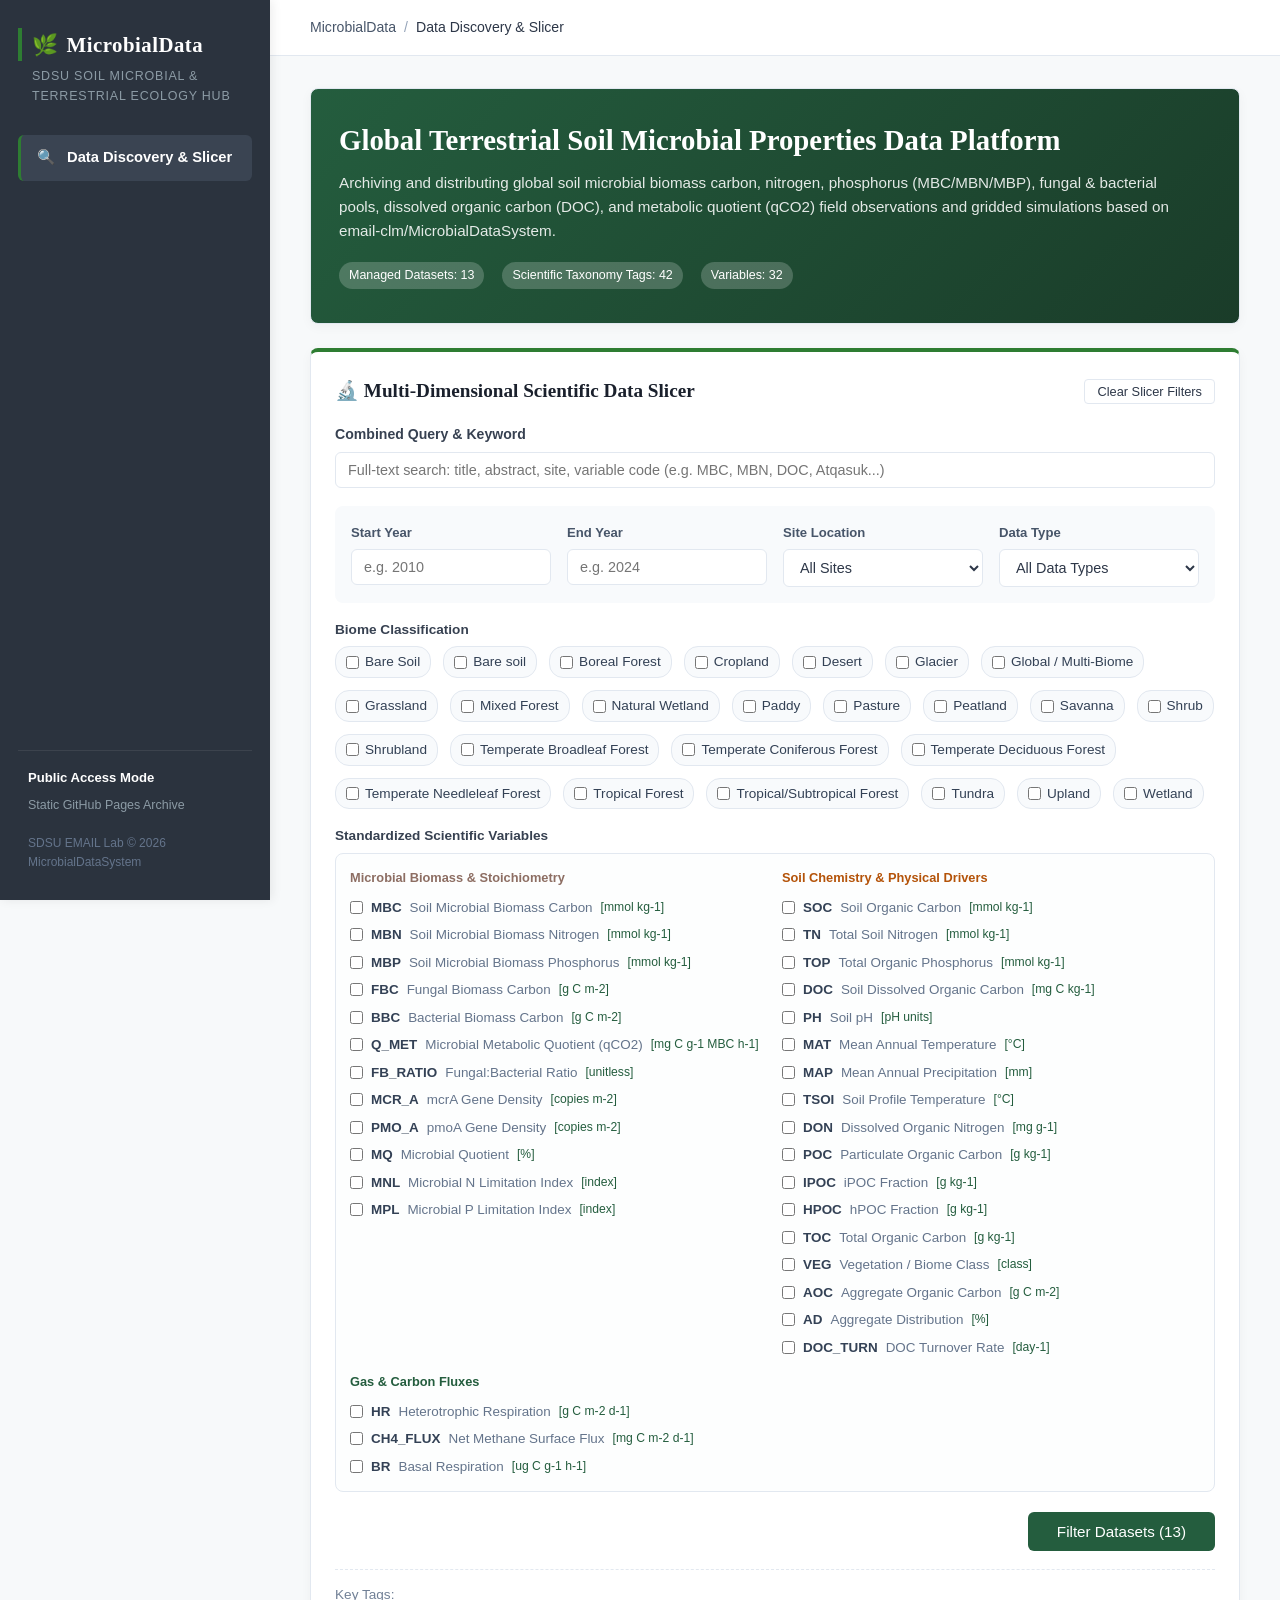
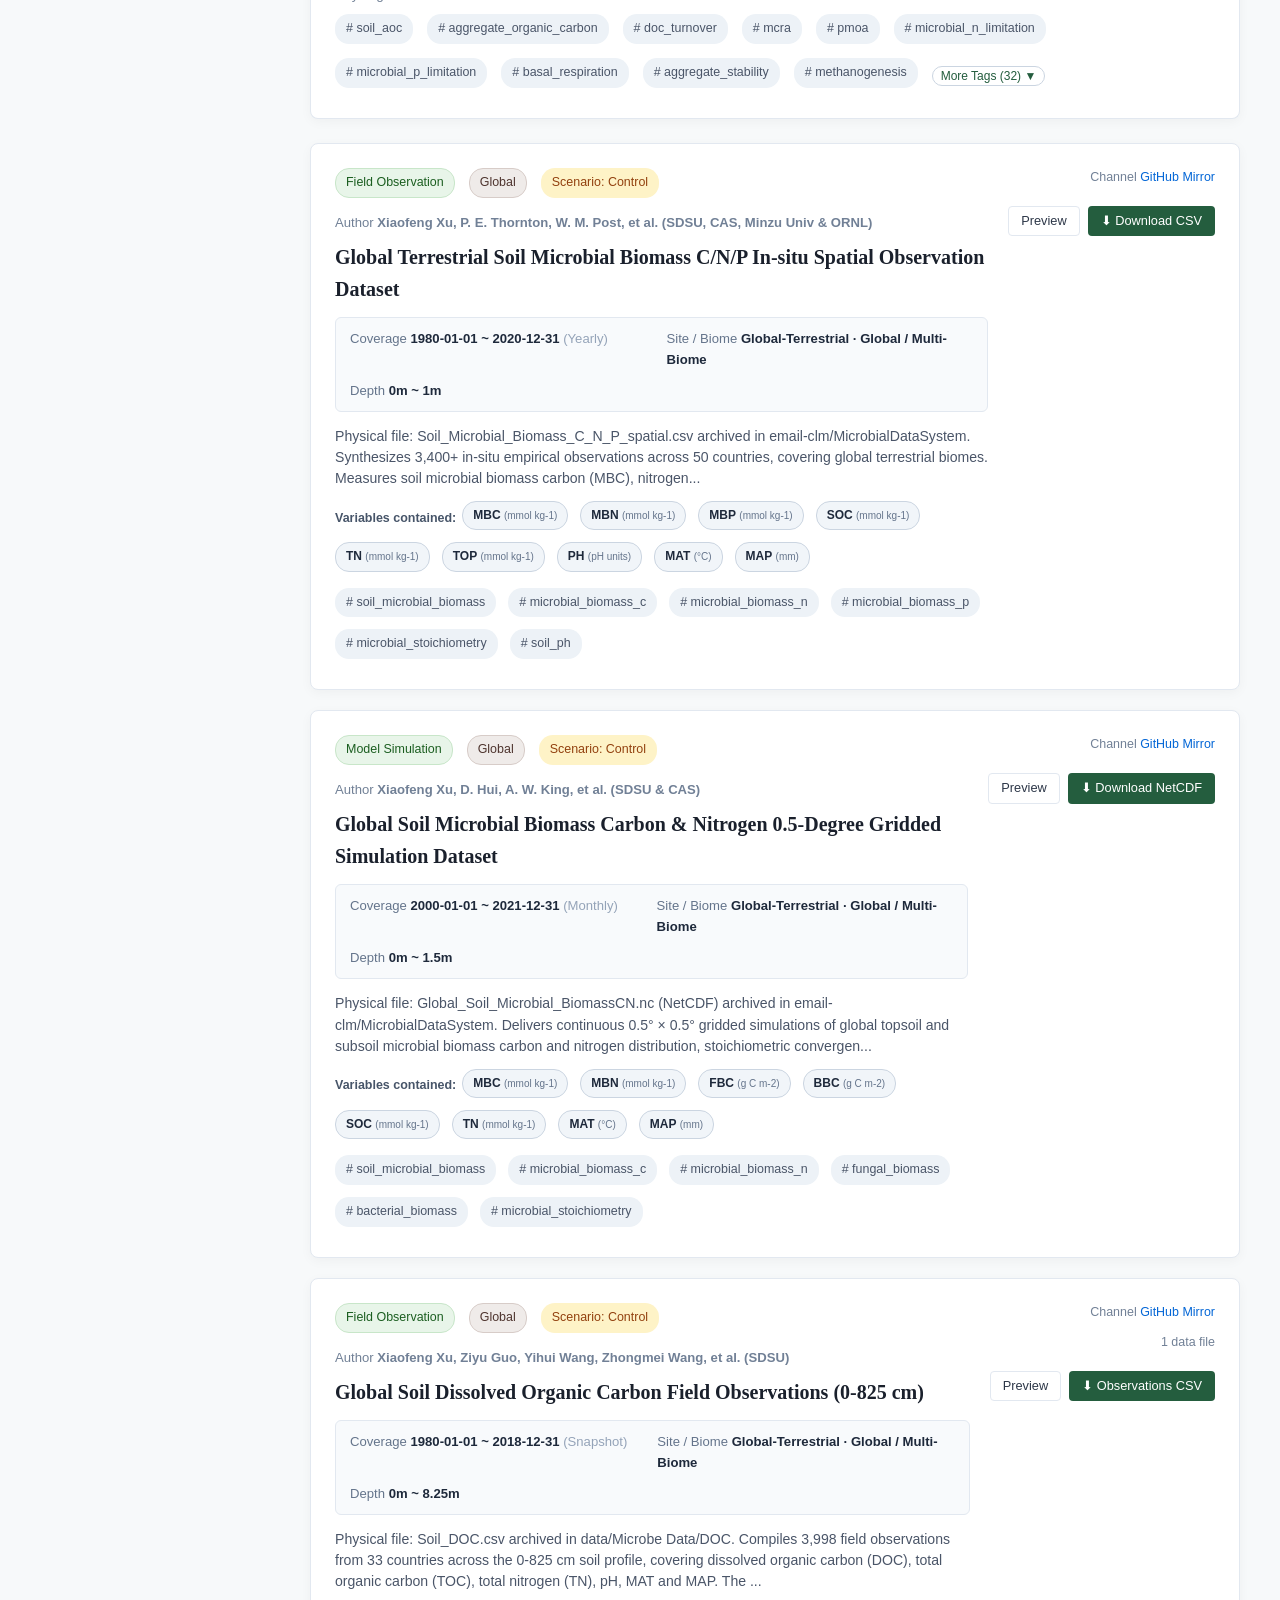
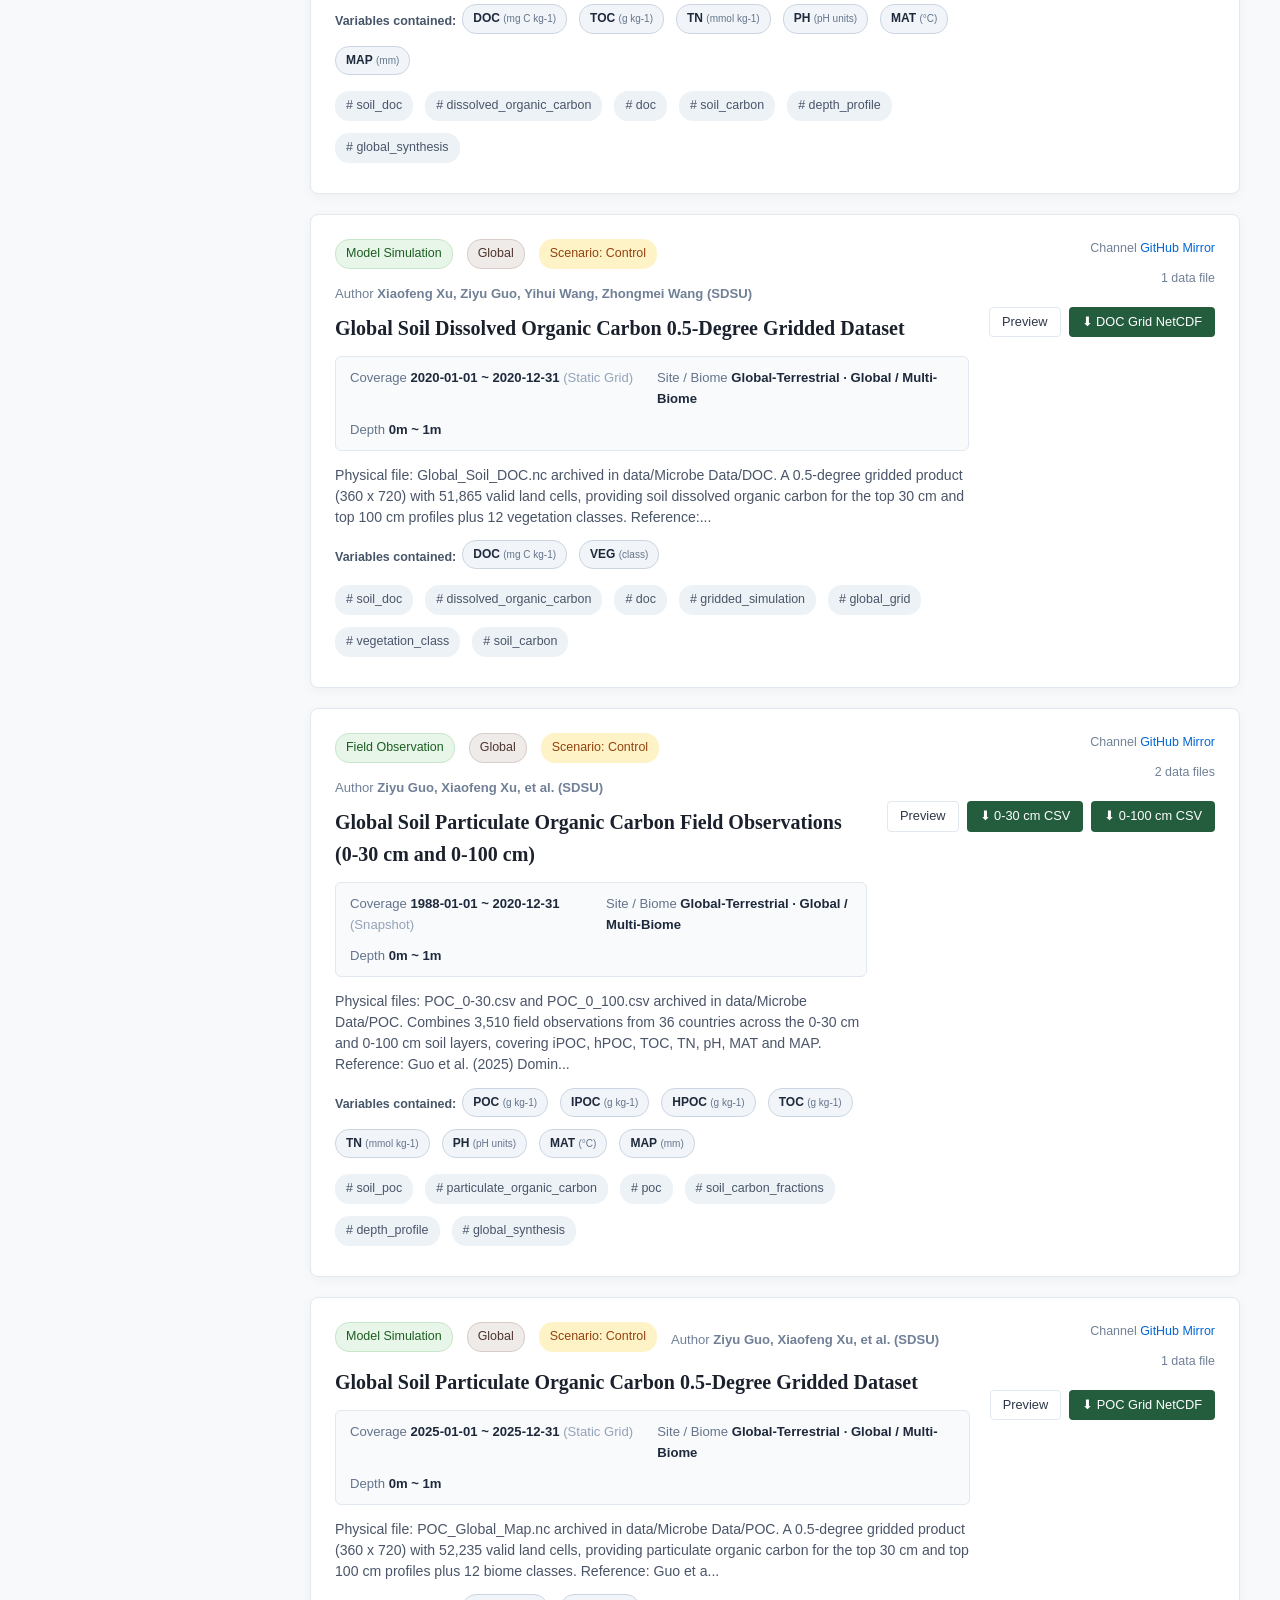
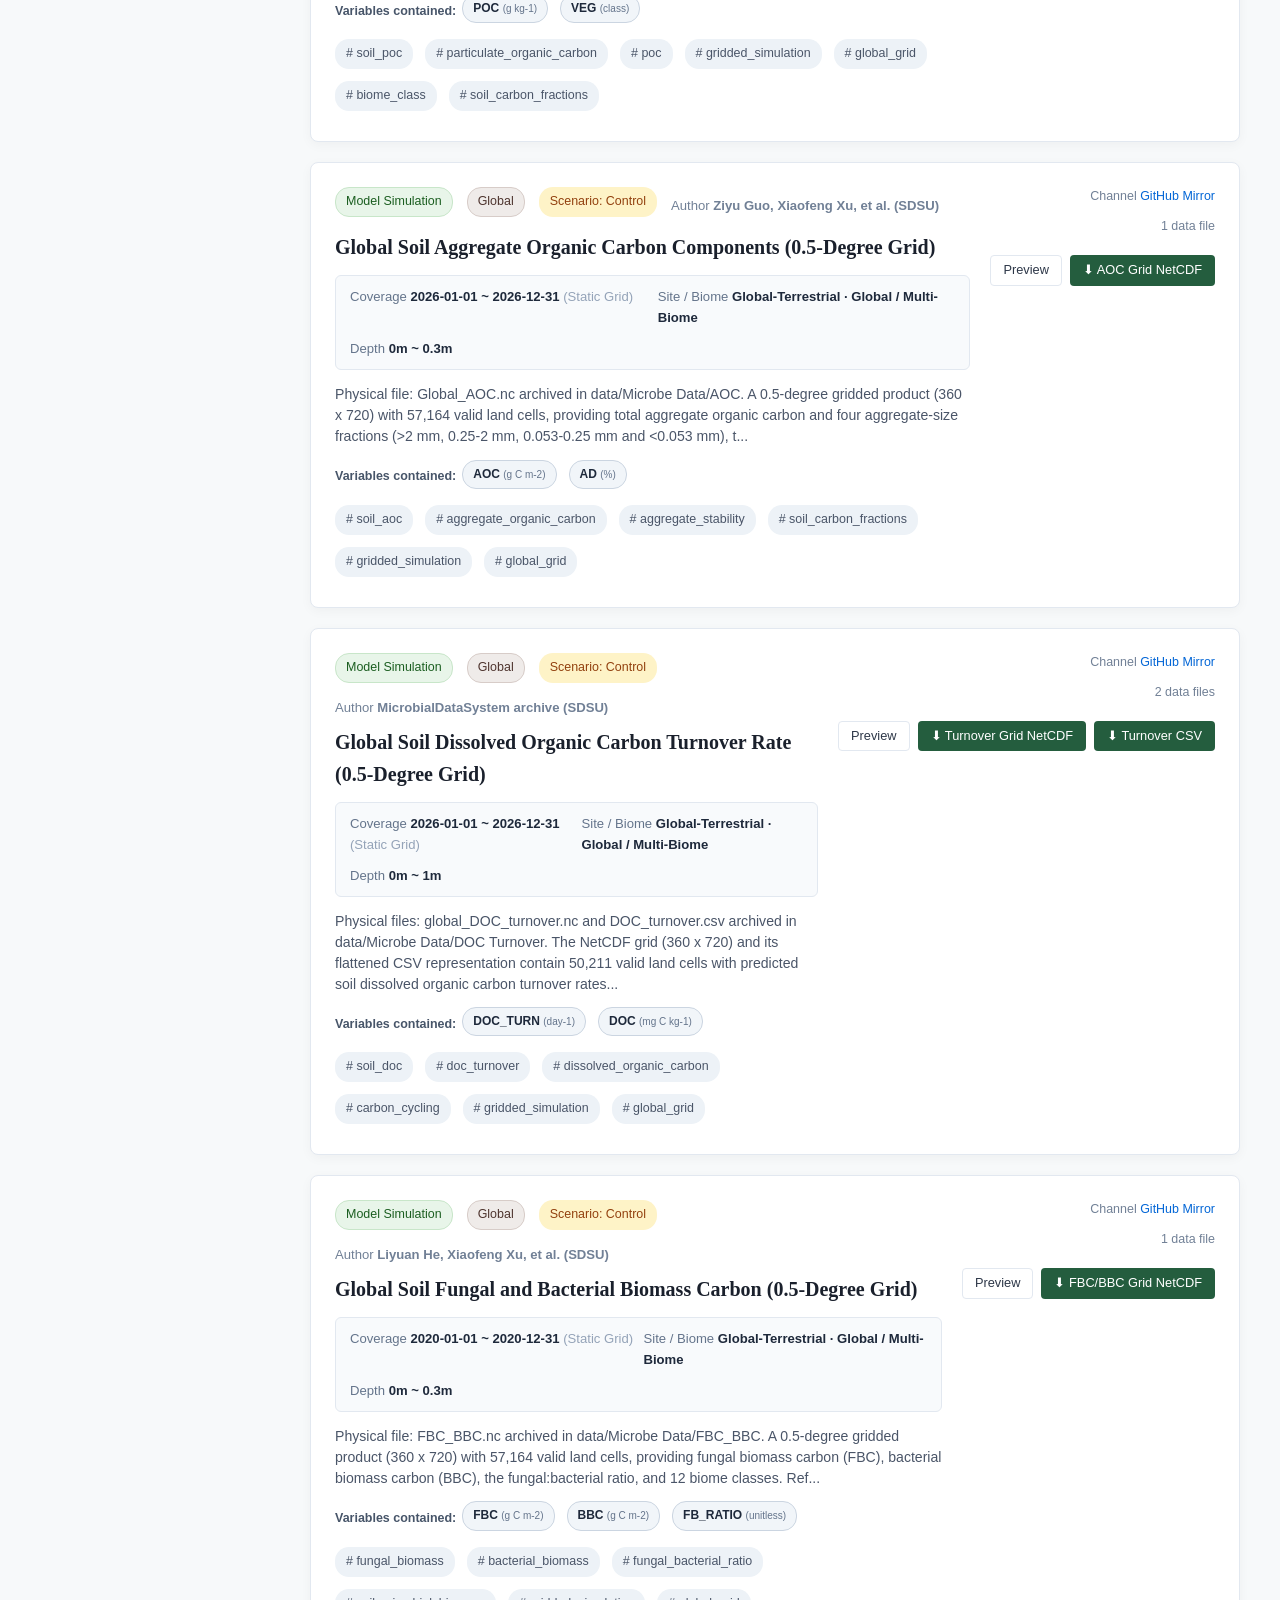
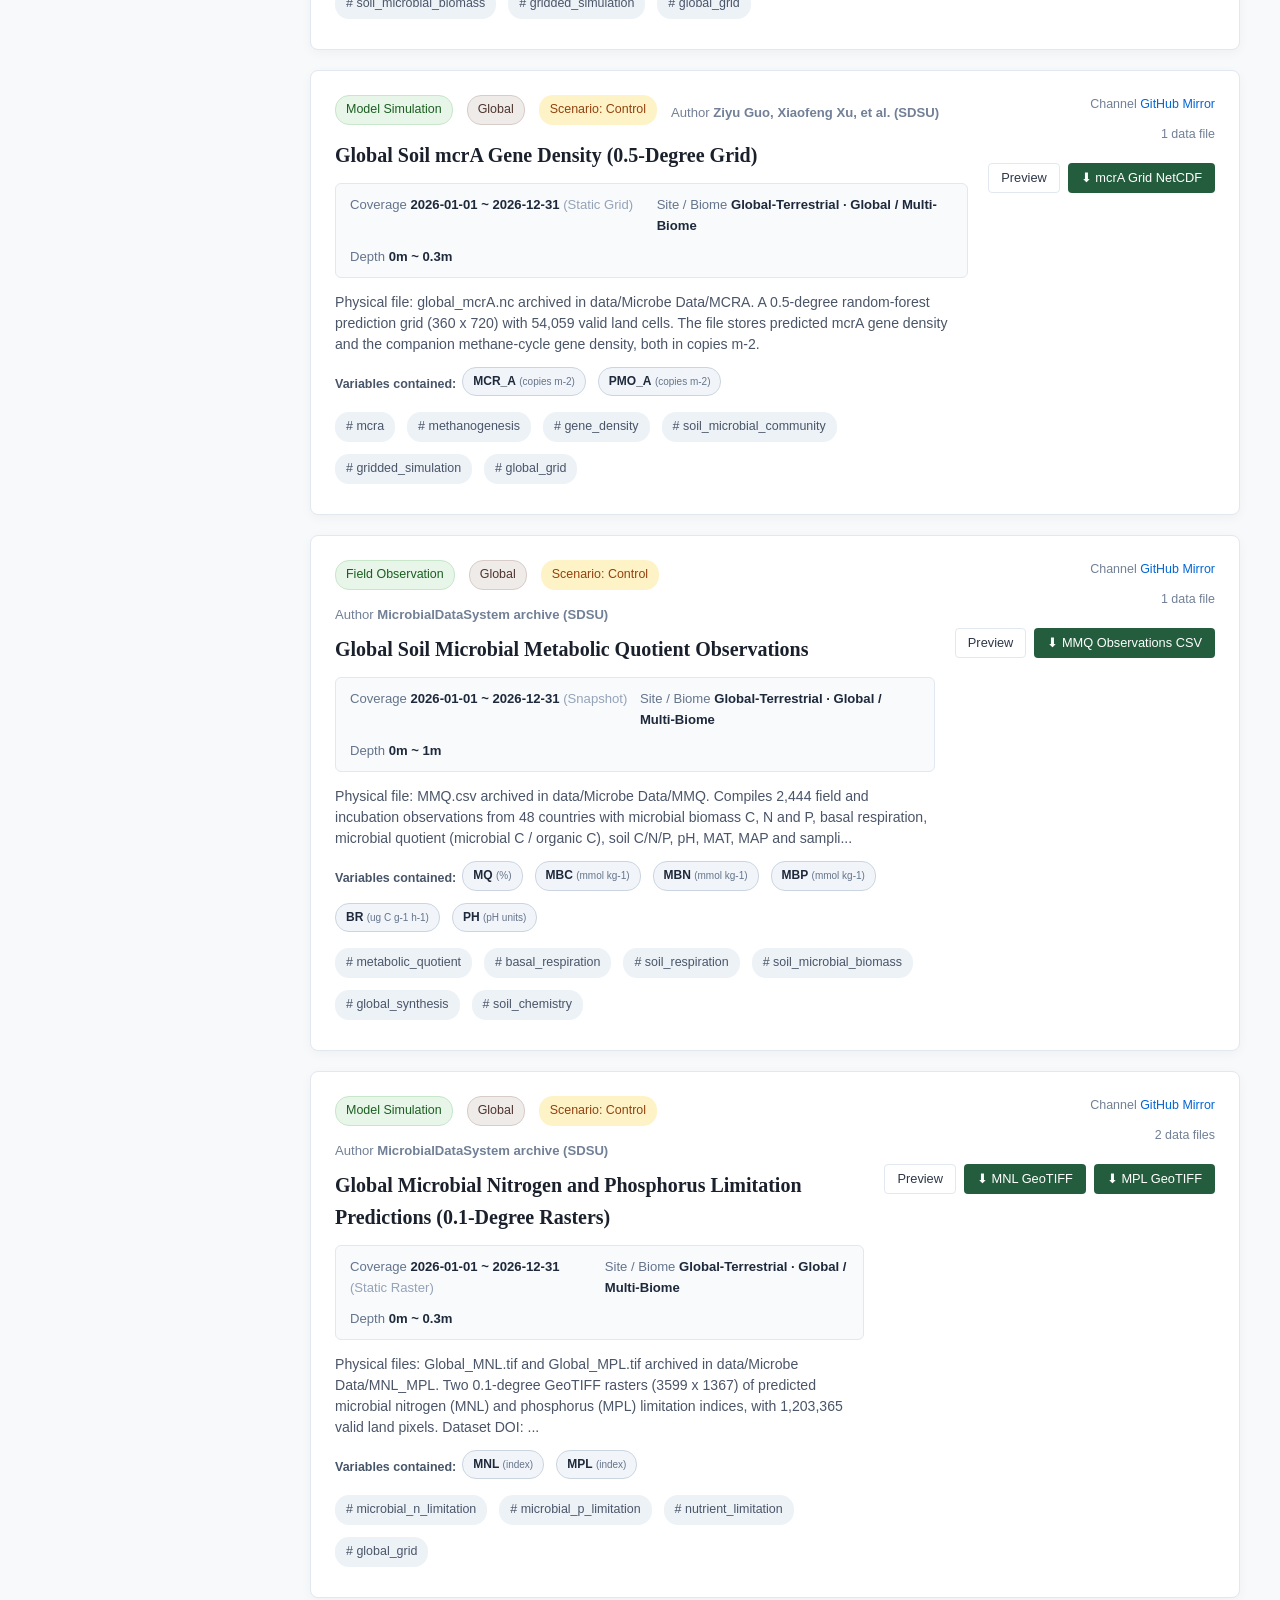
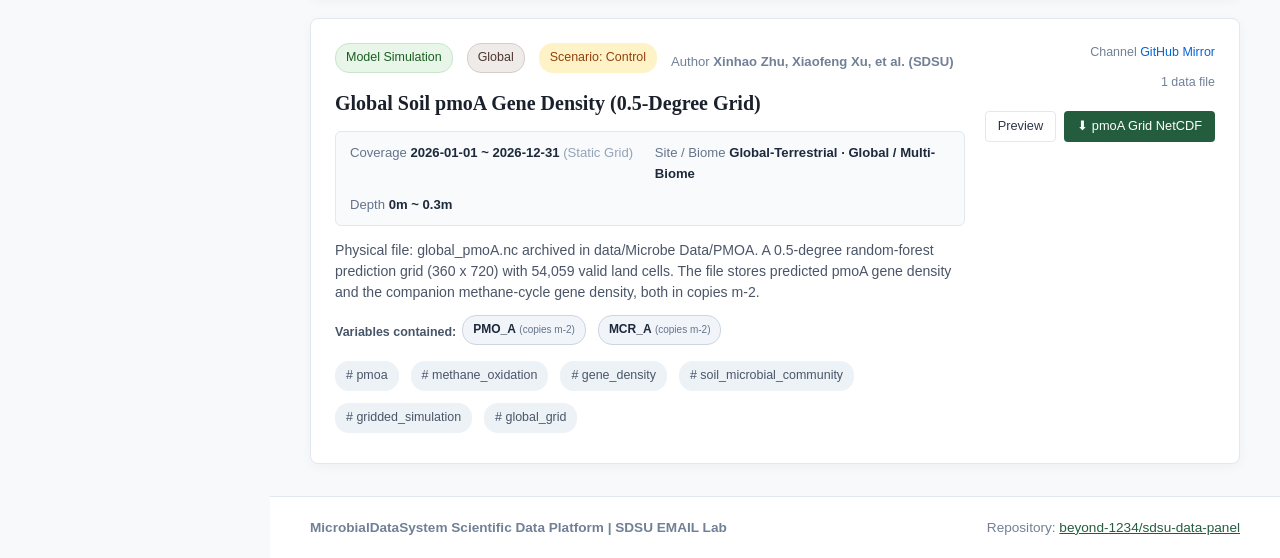
<file: docs/index.html>
<!DOCTYPE html>
<html lang="en">
<head>
    <meta charset="UTF-8">
    <meta name="viewport" content="width=device-width, initial-scale=1.0">
    <title>Global Soil Microbial Data System (MicrobialDataSystem)</title>
    <link rel="icon" type="image/svg+xml" href="favicon.svg">
    <link id="appStyles" rel="stylesheet" href="assets/css/style.css">
    <script>
        /* Access timestamp used to bust stale browser/CDN caches for first-party assets. */
        (function () {
            var accessTs = Date.now();
            window.__ACCESS_TS__ = accessTs;
            var styles = document.getElementById('appStyles');
            if (styles) styles.href = 'assets/css/style.css?t=' + accessTs;
        })();
    </script>
    <script src="assets/js/echarts.min.js"></script>
    <style>
        .page-view { display: none; }
        .page-view.active { display: block; }
        .interactive-link { cursor: pointer; }
    </style>
</head>
<body>
    <!-- Sidebar -->
    <aside class="sidebar">
        <div class="brand">
            <span>🌿</span> MicrobialData
        </div>
        <div class="sub-brand">SDSU Soil Microbial & Terrestrial Ecology Hub</div>
        
        <ul class="sidebar-nav">
            <li>
                <a href="#/" id="navOverview" class="active">
                    <span>🔍</span> Data Discovery & Slicer
                </a>
            </li>
        </ul>

        <div class="sidebar-footer">
            <div style="font-weight: 600; color: #fff;">Public Access Mode</div>
            <div style="font-size: 0.78rem;">Static GitHub Pages Archive</div>
            <div style="margin-top: 10px; font-size: 0.75rem; color: #64748b;">
                SDSU EMAIL Lab © 2026<br>
                MicrobialDataSystem
            </div>
        </div>
    </aside>

    <!-- Main Content Area -->
    <div class="main-wrapper">
        <header class="top-header">
            <div class="breadcrumbs" id="headerBreadcrumbs">
                <a href="#/" style="color: inherit; text-decoration: none; font-weight: 500;">MicrobialData</a>
                <span style="color: #94a3b8; margin: 0 2px;">/</span>
                <span id="breadcrumbCurrent">Data Discovery & Slicer</span>
            </div>
        </header>

        <main class="content-area">
            <!-- 1. VIEW: Home & Slicer -->
            <div id="viewHome" class="page-view active">
                <div class="card" style="background: linear-gradient(135deg, #245d3e 0%, #1a3c29 100%); color: #fff; padding: 28px;">
                    <h1 style="font-family: var(--font-serif); font-size: 1.8rem; margin-bottom: 8px;">Global Terrestrial Soil Microbial Properties Data Platform</h1>
                    <p style="opacity: 0.88; font-size: 0.95rem; max-width: 860px; line-height: 1.6;">
                        Archiving and distributing global soil microbial biomass carbon, nitrogen, phosphorus (MBC/MBN/MBP), fungal & bacterial pools, dissolved organic carbon (DOC), and metabolic quotient (qCO2) field observations and gridded simulations based on email-clm/MicrobialDataSystem.
                    </p>
                    <div style="margin-top: 18px; display: flex; gap: 12px; flex-wrap: wrap;">
                        <span class="badge" id="statBadgeDatasets" style="background: rgba(255,255,255,0.2); color: #fff; border: none;">Managed Datasets: 2</span>
                        <span class="badge" id="statBadgeKeywords" style="background: rgba(255,255,255,0.2); color: #fff; border: none;">Scientific Taxonomy Tags: 15</span>
                        <span class="badge" id="statBadgeVariables" style="background: rgba(255,255,255,0.2); color: #fff; border: none;">Variables: 16</span>
                    </div>
                </div>

                <!-- Multi-dimensional Scientific Data Slicer Panel -->
                <div class="card" style="border-top: 4px solid var(--primary-light);">
                    <div class="card-title">
                        <span>🔬 Multi-Dimensional Scientific Data Slicer</span>
                        <button type="button" onclick="resetFilters()" class="btn btn-outline btn-sm">Clear Slicer Filters</button>
                    </div>

                    <form id="dataSlicerForm" onsubmit="event.preventDefault(); applySlicerFilters();">
                        <div class="form-group">
                            <label class="form-label" for="searchQuery">Combined Query & Keyword</label>
                            <input type="text" id="searchQuery" class="form-control" placeholder="Full-text search: title, abstract, site, variable code (e.g. MBC, MBN, DOC, Atqasuk...)" oninput="applySlicerFilters()">
                        </div>

                        <!-- Spatio-temporal Grid -->
                        <div style="display: grid; grid-template-columns: repeat(auto-fit, minmax(200px, 1fr)); gap: 16px; background: #f8fafc; padding: 16px; border-radius: 8px; margin-bottom: 16px;">
                            <div>
                                <label class="form-label" style="font-size: 0.82rem; color: #475569;">Start Year</label>
                                <input type="number" id="filterStartYear" class="form-control" placeholder="e.g. 2010" min="1900" max="2100" oninput="applySlicerFilters()">
                            </div>

                            <div>
                                <label class="form-label" style="font-size: 0.82rem; color: #475569;">End Year</label>
                                <input type="number" id="filterEndYear" class="form-control" placeholder="e.g. 2024" min="1900" max="2100" oninput="applySlicerFilters()">
                            </div>

                            <div>
                                <label class="form-label" style="font-size: 0.82rem; color: #475569;">Site Location</label>
                                <select id="filterSite" class="form-control" onchange="applySlicerFilters()">
                                    <option value="">All Sites</option>
                                </select>
                            </div>

                            <div>
                                <label class="form-label" style="font-size: 0.82rem; color: #475569;">Data Type</label>
                                <select id="filterDataType" class="form-control" onchange="applySlicerFilters()">
                                    <option value="">All Data Types</option>
                                    <option value="Field Observation">Field Observation</option>
                                    <option value="Model Simulation">Model Simulation</option>
                                    <option value="Hybrid">Hybrid Assimilation</option>
                                </select>
                            </div>
                        </div>

                        <!-- Biome Multi-select -->
                        <div style="margin-bottom: 16px;">
                            <label class="form-label" style="font-size: 0.85rem; font-weight: 600;">Biome Classification</label>
                            <div id="biomeChecklist" style="display: flex; gap: 12px; flex-wrap: wrap;"></div>
                        </div>

                        <!-- Standardized Scientific Variables -->
                        <div style="margin-bottom: 20px;">
                            <label class="form-label" style="font-size: 0.85rem; font-weight: 600;">Standardized Scientific Variables</label>
                            <div style="display: grid; grid-template-columns: repeat(auto-fit, minmax(280px, 1fr)); gap: 14px; background: #fdfefe; border: 1px solid var(--border-color); border-radius: 8px; padding: 14px;">
                                <div>
                                    <div style="font-size: 0.8rem; font-weight: bold; color: var(--secondary); margin-bottom: 8px;">Microbial Biomass & Stoichiometry</div>
                                    <div id="varsMicrobial" style="display: flex; flex-direction: column; gap: 6px;"></div>
                                </div>
                                <div>
                                    <div style="font-size: 0.8rem; font-weight: bold; color: #b45309; margin-bottom: 8px;">Soil Chemistry & Physical Drivers</div>
                                    <div id="varsPhysics" style="display: flex; flex-direction: column; gap: 6px;"></div>
                                </div>
                                <div>
                                    <div style="font-size: 0.8rem; font-weight: bold; color: var(--primary); margin-bottom: 8px;">Gas & Carbon Fluxes</div>
                                    <div id="varsGas" style="display: flex; flex-direction: column; gap: 6px;"></div>
                                </div>
                            </div>
                        </div>

                        <div style="display: flex; justify-content: flex-end;">
                            <button type="button" onclick="applySlicerFilters()" class="btn btn-primary" id="btnFilterCount" style="padding: 10px 28px; font-size: 0.95rem;">Filter Datasets</button>
                        </div>
                    </form>

                    <!-- Popular Taxonomy Tags (Top 6 + Collapsible More) -->
                    <div style="margin-top: 18px; padding-top: 14px; border-top: 1px dashed var(--border-color); display: flex; align-items: center; gap: 8px; flex-wrap: wrap;">
                        <span style="font-size: 0.85rem; color: var(--text-muted); font-weight: 500;">Key Tags:</span>
                        <div id="keyTagsContainer" style="display: inline-flex; gap: 8px; flex-wrap: wrap; align-items: center;"></div>
                    </div>
                </div>

                <!-- Dataset Cards List -->
                <div id="datasetCardsContainer" style="display: flex; flex-direction: column; gap: 20px;"></div>
            </div>

            <!-- 2. VIEW: Dataset Detail -->
            <div id="viewDetail" class="page-view">
                <div id="detailContent"></div>
            </div>
        </main>

        <footer class="footer">
            <div>
                <strong>MicrobialDataSystem Scientific Data Platform | SDSU EMAIL Lab</strong>
            </div>
            <div>
                Repository: <a id="footerRepoLink" href="https://github.com/beyond-1234/sdsu-data-panel" target="_blank" rel="noopener" style="color: var(--primary);">beyond-1234/sdsu-data-panel</a>
            </div>
        </footer>
    </div>

    <!-- Static Application Scripts (loaded in order with the access timestamp) -->
    <script>
        (function () {
            var accessTs = window.__ACCESS_TS__ || Date.now();
            function loadScript(src, onDone) {
                var script = document.createElement('script');
                script.src = src + '?t=' + accessTs;
                script.onload = onDone;
                script.onerror = onDone;
                document.body.appendChild(script);
            }
            loadScript('assets/js/data.js', function () {
                loadScript('assets/js/app.js');
            });
        })();
    </script>
</body>
</html>
</file>
<file: docs/assets/css/style.css>
:root {
    --sidebar-bg: #2b333e;
    --sidebar-active: #3a4452;
    --sidebar-hover: #333d4b;
    --sidebar-text: #e0e6ed;
    --sidebar-muted: #8c9ba5;
    
    --primary: #245d3e;
    --primary-light: #2e7d32;
    --primary-hover: #1b4730;
    --secondary: #8d6e63;
    
    --bg-canvas: #f7f9fa;
    --card-bg: #ffffff;
    --text-dark: #2d3748;
    --text-muted: #718096;
    --border-color: #e2e8f0;
    --border-focus: #2e7d32;
    
    --font-serif: Merriweather, "Source Serif Pro", Georgia, serif;
    --font-sans: -apple-system, BlinkMacSystemFont, "Segoe UI", Roboto, "Helvetica Neue", Arial, sans-serif;
    --font-mono: ui-monospace, SFMono-Regular, Menlo, Monaco, Consolas, monospace;
}

* {
    box-sizing: border-box;
    margin: 0;
    padding: 0;
}

body {
    font-family: var(--font-sans);
    background-color: var(--bg-canvas);
    color: var(--text-dark);
    display: flex;
    min-height: 100vh;
    line-height: 1.6;
}

/* Fixed left vertical navigation (GRooT elegant style) */
.sidebar {
    width: 270px;
    background: var(--sidebar-bg);
    color: var(--sidebar-text);
    display: flex;
    flex-direction: column;
    position: fixed;
    top: 0;
    bottom: 0;
    left: 0;
    padding: 28px 18px;
    z-index: 100;
    box-shadow: 2px 0 10px rgba(0, 0, 0, 0.08);
}

.sidebar .brand {
    font-family: var(--font-serif);
    font-size: 1.3rem;
    font-weight: 700;
    color: #ffffff;
    letter-spacing: 0.5px;
    margin-bottom: 6px;
    padding-left: 10px;
    border-left: 4px solid var(--primary-light);
    display: flex;
    align-items: center;
    gap: 8px;
}

.sidebar .sub-brand {
    font-size: 0.78rem;
    color: var(--sidebar-muted);
    padding-left: 14px;
    margin-bottom: 28px;
    text-transform: uppercase;
    letter-spacing: 0.8px;
}

.sidebar-nav {
    list-style: none;
    display: flex;
    flex-direction: column;
    gap: 6px;
}

.sidebar-nav a {
    color: var(--sidebar-text);
    text-decoration: none;
    padding: 11px 16px;
    border-radius: 6px;
    display: flex;
    align-items: center;
    gap: 12px;
    font-size: 0.92rem;
    font-weight: 500;
    transition: all 0.2s ease-in-out;
}

.sidebar-nav a:hover {
    background: var(--sidebar-hover);
    color: #ffffff;
    transform: translateX(2px);
}

.sidebar-nav a.active {
    background: var(--sidebar-active);
    color: #ffffff;
    border-left: 3px solid var(--primary-light);
    font-weight: 600;
}

.sidebar-footer {
    margin-top: auto;
    font-size: 0.82rem;
    color: var(--sidebar-muted);
    padding: 16px 10px 0 10px;
    border-top: 1px solid rgba(255, 255, 255, 0.08);
    display: flex;
    flex-direction: column;
    gap: 8px;
}

.sidebar-footer a {
    color: #cbd5e0;
    text-decoration: none;
    transition: color 0.2s;
}

.sidebar-footer a:hover {
    color: #ffffff;
    text-decoration: underline;
}

/* Main content area */
.main-wrapper {
    margin-left: 270px;
    flex: 1;
    display: flex;
    flex-direction: column;
    min-height: 100vh;
}

.top-header {
    background: #ffffff;
    border-bottom: 1px solid var(--border-color);
    padding: 16px 40px;
    display: flex;
    justify-content: space-between;
    align-items: center;
}

.breadcrumbs {
    font-size: 0.88rem;
    color: var(--text-muted);
    display: flex;
    align-items: center;
    gap: 6px;
    flex-wrap: wrap;
}
.breadcrumbs a {
    color: #475569;
    text-decoration: none;
    transition: color 0.15s ease;
}
.breadcrumbs a:hover {
    color: var(--primary);
    text-decoration: underline;
}
.breadcrumbs span {
    color: var(--text-dark);
    font-weight: 500;
}

.header-user-status {
    font-size: 0.88rem;
    display: flex;
    align-items: center;
    gap: 12px;
}

.content-area {
    padding: 32px 40px;
    max-width: 1440px;
    width: 100%;
}

.footer {
    margin-top: auto;
    padding: 20px 40px;
    border-top: 1px solid var(--border-color);
    background: #ffffff;
    font-size: 0.85rem;
    color: var(--text-muted);
    display: flex;
    justify-content: space-between;
    align-items: center;
}

/* Cards and grid system */
.card {
    background: var(--card-bg);
    border: 1px solid var(--border-color);
    border-radius: 8px;
    padding: 24px;
    margin-bottom: 24px;
    box-shadow: 0 3px 12px rgba(0, 0, 0, 0.04);
}

.card-title {
    font-family: var(--font-serif);
    font-size: 1.2rem;
    color: #1a202c;
    margin-bottom: 16px;
    font-weight: 600;
    display: flex;
    align-items: center;
    justify-content: space-between;
}

.card-subtitle {
    font-size: 0.9rem;
    color: var(--text-muted);
    margin-top: -10px;
    margin-bottom: 16px;
}

.stats-grid {
    display: grid;
    grid-template-columns: repeat(auto-fit, minmax(220px, 1fr));
    gap: 20px;
    margin-bottom: 24px;
}

.stat-box {
    background: #ffffff;
    border: 1px solid var(--border-color);
    border-radius: 8px;
    padding: 20px;
    box-shadow: 0 2px 8px rgba(0,0,0,0.03);
    border-top: 4px solid var(--primary-light);
}

.stat-label {
    font-size: 0.82rem;
    text-transform: uppercase;
    color: var(--text-muted);
    letter-spacing: 0.5px;
    margin-bottom: 6px;
}

.stat-num {
    font-size: 2rem;
    font-weight: 700;
    color: #1a202c;
    font-family: var(--font-serif);
}

/* Tags and badges */
.badge {
    display: inline-block;
    padding: 4px 10px;
    background: #edf2f7;
    color: #4a5568;
    border-radius: 14px;
    font-size: 0.78rem;
    font-weight: 500;
    margin-right: 6px;
    margin-bottom: 6px;
    text-decoration: none;
    transition: all 0.15s ease;
    border: 1px solid transparent;
}

.badge:hover, .badge.active {
    background: #e2e8f0;
    color: var(--primary);
    border-color: var(--primary-light);
}

.badge-primary {
    background: #e8f5e9;
    color: #1b5e20;
    border-color: #c8e6c9;
}

.badge-brown {
    background: #efebe9;
    color: #4e342e;
    border-color: #d7ccc8;
}

/* Button standards */
.btn {
    display: inline-flex;
    align-items: center;
    justify-content: center;
    gap: 8px;
    padding: 8px 18px;
    border-radius: 6px;
    font-size: 0.9rem;
    font-weight: 500;
    cursor: pointer;
    text-decoration: none;
    transition: all 0.2s ease;
    border: 1px solid transparent;
}

.btn-primary {
    background: var(--primary);
    color: #ffffff;
}
.btn-primary:hover {
    background: var(--primary-hover);
    color: #ffffff;
}

.btn-outline {
    background: transparent;
    color: var(--text-dark);
    border-color: var(--border-color);
}
.btn-outline:hover {
    background: #f1f5f9;
    border-color: #cbd5e1;
}

.btn-secondary {
    background: var(--secondary);
    color: #ffffff;
}
.btn-secondary:hover {
    background: #6d4c41;
}

.btn-sm {
    padding: 4px 12px;
    font-size: 0.8rem;
    border-radius: 4px;
}

/* Form input controls */
.form-group {
    margin-bottom: 18px;
}

.form-label {
    display: block;
    margin-bottom: 6px;
    font-size: 0.88rem;
    font-weight: 600;
    color: #374151;
}

.form-control {
    width: 100%;
    padding: 9px 12px;
    border: 1px solid var(--border-color);
    border-radius: 6px;
    font-size: 0.9rem;
    color: var(--text-dark);
    background-color: #ffffff;
    transition: border-color 0.15s ease-in-out, box-shadow 0.15s ease-in-out;
}

.form-control:focus {
    outline: none;
    border-color: var(--border-focus);
    box-shadow: 0 0 0 3px rgba(46, 125, 50, 0.15);
}

textarea.form-control {
    min-height: 100px;
    resize: vertical;
}

/* Modal standards */
.modal-overlay {
    display: none;
    position: fixed;
    top: 0; left: 0; right: 0; bottom: 0;
    background: rgba(0, 0, 0, 0.55);
    z-index: 1000;
    align-items: center;
    justify-content: center;
}

.modal-overlay.active {
    display: flex;
}

.modal-card {
    background: #ffffff;
    border-radius: 10px;
    width: 90%;
    max-width: 520px;
    padding: 28px;
    box-shadow: 0 20px 25px -5px rgba(0, 0, 0, 0.15), 0 10px 10px -5px rgba(0, 0, 0, 0.05);
}

.modal-header {
    display: flex;
    justify-content: space-between;
    align-items: center;
    margin-bottom: 18px;
    border-bottom: 1px solid var(--border-color);
    padding-bottom: 12px;
}

.modal-title {
    font-family: var(--font-serif);
    font-size: 1.15rem;
    font-weight: 700;
    color: var(--text-dark);
}

.modal-close {
    background: none;
    border: none;
    font-size: 1.4rem;
    cursor: pointer;
    color: var(--text-muted);
}

/* Data tables */
.data-table {
    width: 100%;
    border-collapse: collapse;
    font-size: 0.88rem;
}

.data-table th, .data-table td {
    padding: 12px 14px;
    text-align: left;
    border-bottom: 1px solid var(--border-color);
}

.data-table th {
    background-color: #f8fafc;
    color: #475569;
    font-weight: 600;
}

.data-table tr:hover td {
    background-color: #f8fafc;
}

/* Flash notifications */
.flash-message {
    padding: 12px 18px;
    border-radius: 6px;
    margin-bottom: 20px;
    font-size: 0.9rem;
}
.flash-success {
    background-color: #def7ec;
    color: #03543f;
    border: 1px solid #bcf0da;
}
.flash-error {
    background-color: #fde8e8;
    color: #9b1c1c;
    border: 1px solid #f8b4b4;
}
.flash-info {
    background-color: #e1effe;
    color: #1e429f;
    border: 1px solid #b3c5ff;
}
</file>
